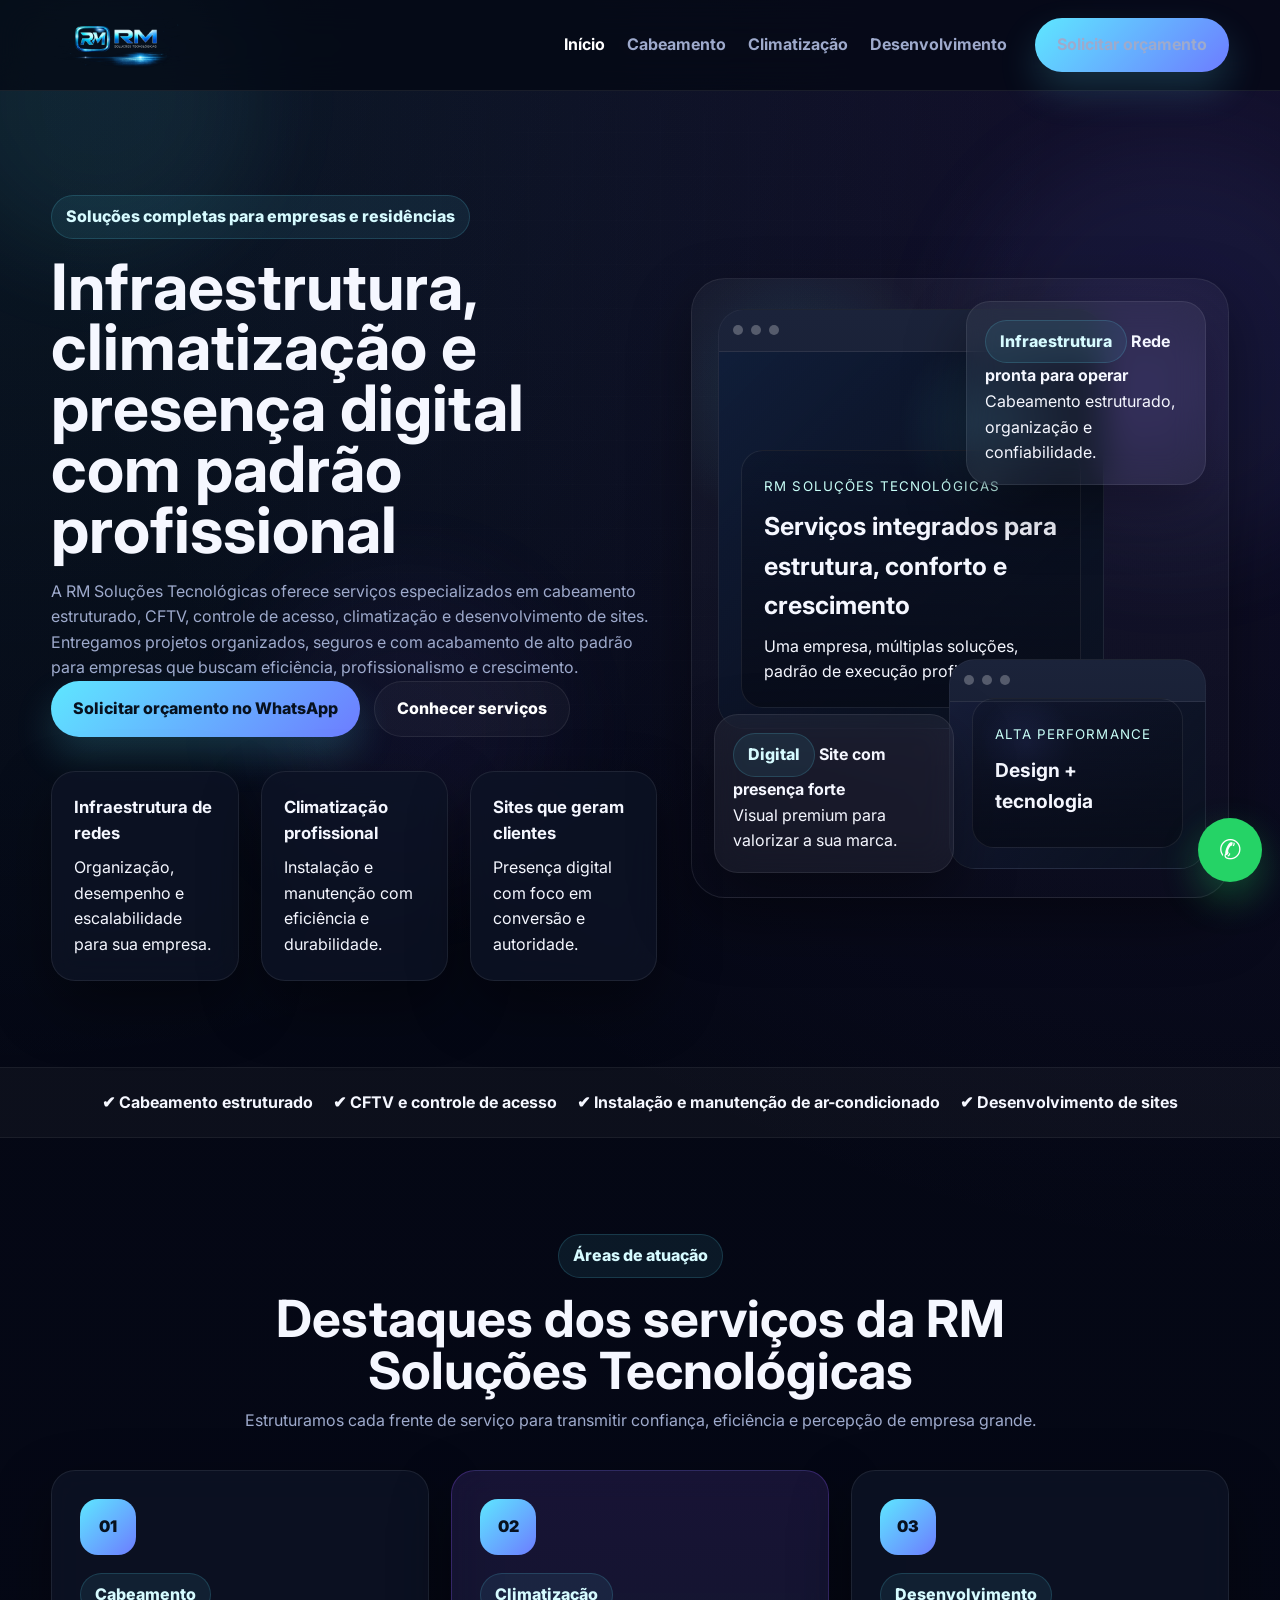
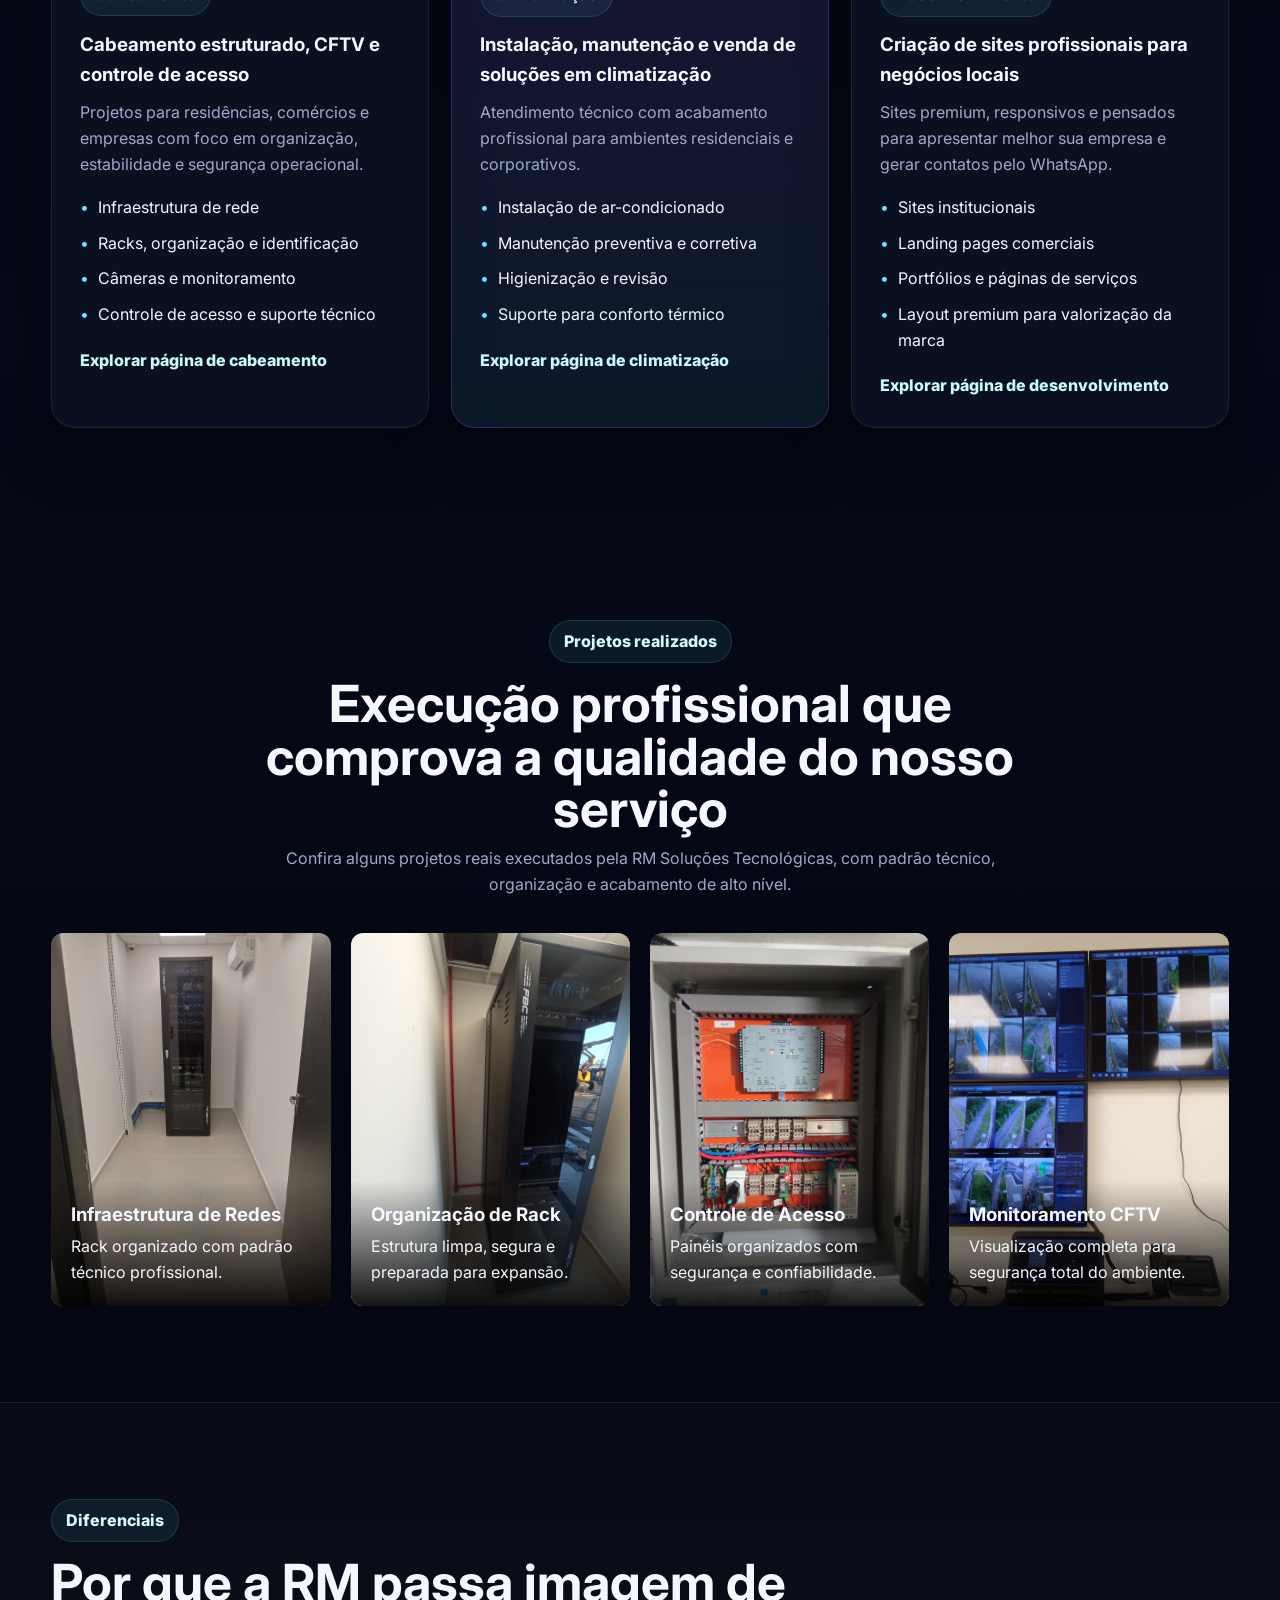
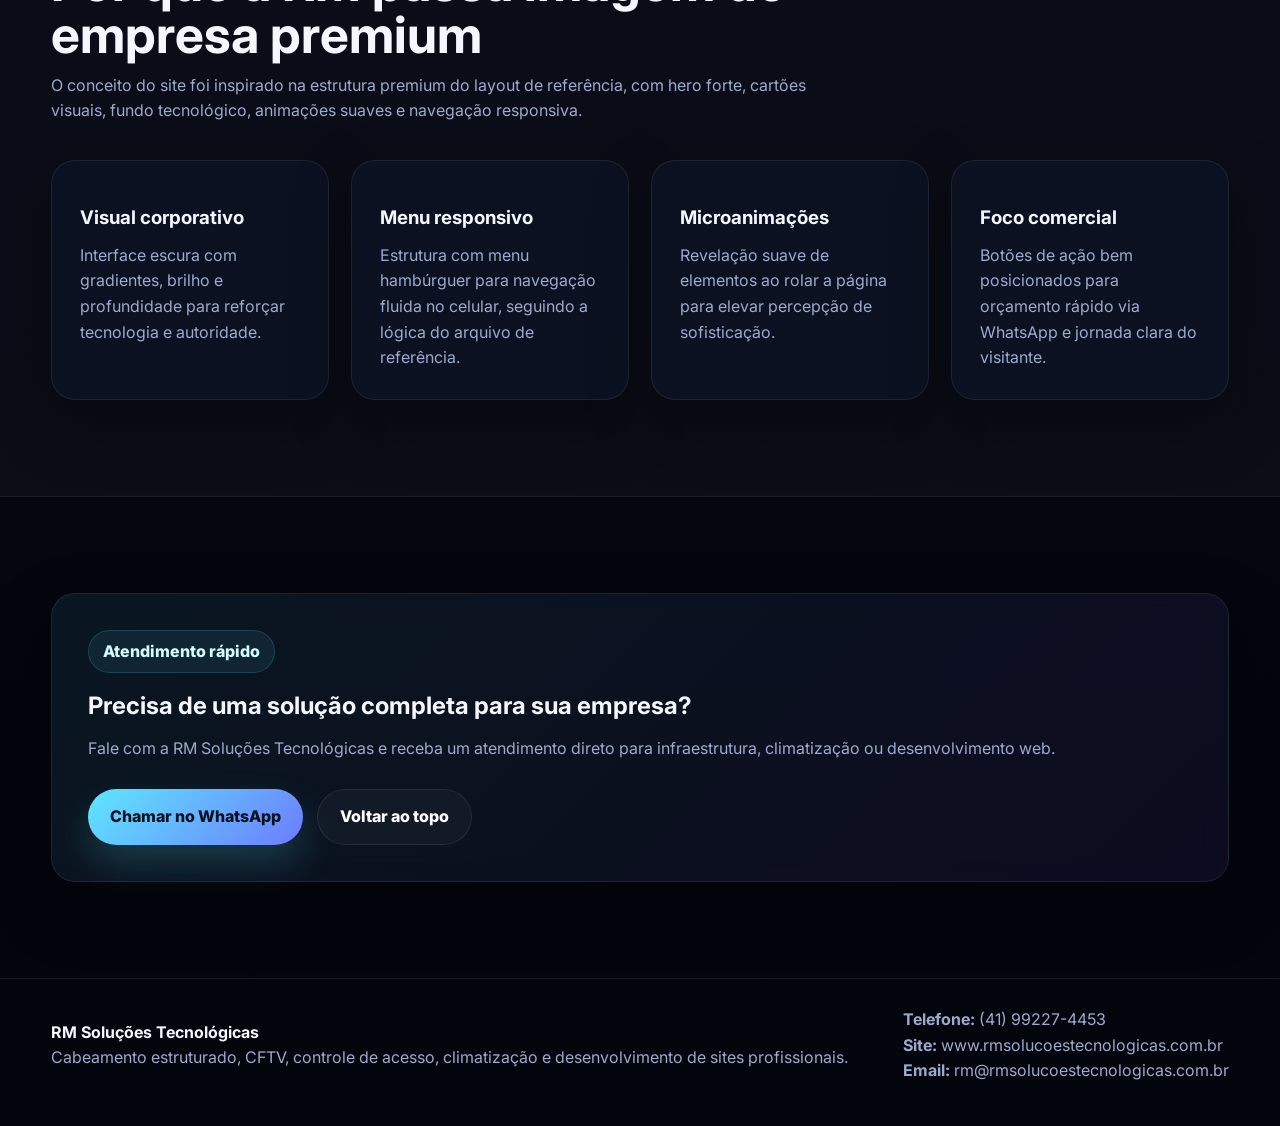
<file: index.html>
<!DOCTYPE html>
<html lang="pt-BR">
<head>
  <meta charset="UTF-8" />
  <meta name="viewport" content="width=device-width, initial-scale=1.0" />
  <title>RM Soluções Tecnológicas | Infraestrutura, Climatização e Desenvolvimento</title>
  <meta name="description" content="RM Soluções Tecnológicas: cabeamento estruturado, CFTV, controle de acesso, climatização e desenvolvimento de sites com padrão profissional." />
  <link rel="shortcut icon" href="assets/img/favicon_rm_clean.ico" type="image/x-icon">
  <link rel="preconnect" href="https://fonts.googleapis.com">
  <link rel="preconnect" href="https://fonts.gstatic.com" crossorigin>
  <link href="https://fonts.googleapis.com/css2?family=Inter:wght@400;500;600;700;800;900&display=swap" rel="stylesheet">
  <link rel="stylesheet" href="css/style.css" />
</head>
<body>
  <div class="bg-grid"></div>
  <div class="bg-orb orb-1"></div>
  <div class="bg-orb orb-2"></div>
  <div class="bg-orb orb-3"></div>

  <header class="site-header" id="topo">
    <div class="container nav-wrap">
      <a href="index.html" class="brand">
        <img src="assets/img/logo1.png" alt="RM Soluções">
      </a>
      <button class="menu-toggle" id="menuToggle" aria-label="Abrir menu">☰</button>

      <nav class="menu" id="menu">
        <a href="index.html" class="active">Início</a>
        <a href="cabeamento.html">Cabeamento</a>
        <a href="climatizacao.html">Climatização</a>
        <a href="desenvolvimento.html">Desenvolvimento</a>
        <a href="#contato" class="btn btn-primary nav-cta">Solicitar orçamento</a>
      </nav>
    </div>
  </header>

  <main>
    <section class="hero hero-home">
      <div class="container hero-grid">
        <div class="hero-copy reveal">
  <span class="eyebrow">Soluções completas para empresas e residências</span>

  <h1>
    Infraestrutura, climatização e presença digital com padrão profissional
  </h1>

  <p>
    A RM Soluções Tecnológicas oferece serviços especializados em cabeamento estruturado,
    CFTV, controle de acesso, climatização e desenvolvimento de sites. 
    Entregamos projetos organizados, seguros e com acabamento de alto padrão para empresas
    que buscam eficiência, profissionalismo e crescimento.
  </p>

  <div class="hero-actions">
    <a class="btn btn-primary" href="https://wa.me/5541992274453" target="_blank">
      Solicitar orçamento no WhatsApp
    </a>

    <a class="btn btn-secondary" href="#servicos">
      Conhecer serviços
    </a>
  </div>

  <div class="stats-grid">
    <article class="stat-card">
      <strong>Infraestrutura de redes</strong>
      <span>Organização, desempenho e escalabilidade para sua empresa.</span>
    </article>

    <article class="stat-card">
      <strong>Climatização profissional</strong>
      <span>Instalação e manutenção com eficiência e durabilidade.</span>
    </article>

    <article class="stat-card">
      <strong>Sites que geram clientes</strong>
      <span>Presença digital com foco em conversão e autoridade.</span>
    </article>
  </div>
</div>

        <div class="hero-visual reveal">
          <div class="glass-card floating-card floating-a">
            <span class="mini-tag">Infraestrutura</span>
            <strong>Rede pronta para operar</strong>
            <p>Cabeamento estruturado, organização e confiabilidade.</p>
          </div>

          <div class="glass-card floating-card floating-b">
            <span class="mini-tag">Digital</span>
            <strong>Site com presença forte</strong>
            <p>Visual premium para valorizar a sua marca.</p>
          </div>

          <article class="showcase main-showcase">
            <div class="showcase-top">
              <span></span><span></span><span></span>
            </div>
            <div class="showcase-body showcase-network">
              <div class="showcase-overlay">
                <small>RM SOLUÇÕES TECNOLÓGICAS</small>
                <h3>Serviços integrados para estrutura, conforto e crescimento</h3>
                <p>Uma empresa, múltiplas soluções, padrão de execução profissional.</p>
              </div>
            </div>
          </article>

          <article class="showcase side-showcase">
            <div class="showcase-top">
              <span></span><span></span><span></span>
            </div>
            <div class="showcase-body showcase-web">
              <div class="showcase-overlay mini-overlay">
                <small>ALTA PERFORMANCE</small>
                <h3>Design + tecnologia</h3>
              </div>
            </div>
          </article>
        </div>
      </div>
    </section>

    <section class="highlight-bar">
      <div class="container highlight-wrap">
        <span>✔ Cabeamento estruturado</span>
        <span>✔ CFTV e controle de acesso</span>
        <span>✔ Instalação e manutenção de ar-condicionado</span>
        <span>✔ Desenvolvimento de sites</span>
      </div>
    </section>

    <section class="section" id="servicos">
      <div class="container">
        <div class="section-head center reveal">
          <span class="eyebrow">Áreas de atuação</span>
          <h2>Destaques dos serviços da RM Soluções Tecnológicas</h2>
          <p>Estruturamos cada frente de serviço para transmitir confiança, eficiência e percepção de empresa grande.</p>
        </div>

        <div class="service-grid">
          <article class="service-card reveal">
            <div class="service-icon">01</div>
            <span class="pill">Cabeamento</span>
            <h3>Cabeamento estruturado, CFTV e controle de acesso</h3>
            <p>Projetos para residências, comércios e empresas com foco em organização, estabilidade e segurança operacional.</p>
            <ul>
              <li>Infraestrutura de rede</li>
              <li>Racks, organização e identificação</li>
              <li>Câmeras e monitoramento</li>
              <li>Controle de acesso e suporte técnico</li>
            </ul>
            <a href="cabeamento.html" class="text-link">Explorar página de cabeamento</a>
          </article>

          <article class="service-card featured reveal">
            <div class="service-icon">02</div>
            <span class="pill">Climatização</span>
            <h3>Instalação, manutenção e venda de soluções em climatização</h3>
            <p>Atendimento técnico com acabamento profissional para ambientes residenciais e corporativos.</p>
            <ul>
              <li>Instalação de ar-condicionado</li>
              <li>Manutenção preventiva e corretiva</li>
              <li>Higienização e revisão</li>
              <li>Suporte para conforto térmico</li>
            </ul>
            <a href="climatizacao.html" class="text-link">Explorar página de climatização</a>
          </article>

          <article class="service-card reveal">
            <div class="service-icon">03</div>
            <span class="pill">Desenvolvimento</span>
            <h3>Criação de sites profissionais para negócios locais</h3>
            <p>Sites premium, responsivos e pensados para apresentar melhor sua empresa e gerar contatos pelo WhatsApp.</p>
            <ul>
              <li>Sites institucionais</li>
              <li>Landing pages comerciais</li>
              <li>Portfólios e páginas de serviços</li>
              <li>Layout premium para valorização da marca</li>
            </ul>
            <a href="desenvolvimento.html" class="text-link">Explorar página de desenvolvimento</a>
          </article>
        </div>
      </div>
    </section>

    <section class="section">
  <div class="container">

    <div class="section-head center reveal">
      <span class="eyebrow">Projetos realizados</span>
      <h2>Execução profissional que comprova a qualidade do nosso serviço</h2>
      <p>Confira alguns projetos reais executados pela RM Soluções Tecnológicas, com padrão técnico, organização e acabamento de alto nível.</p>
    </div>

    <div class="galeria">

      <div class="galeria-item">
        <img src="assets/img/cpd.jpg" alt="Rack de rede profissional">
        <div class="galeria-overlay">
          <h3>Infraestrutura de Redes</h3>
          <p>Rack organizado com padrão técnico profissional.</p>
        </div>
      </div>

      <div class="galeria-item">
        <img src="assets/img/cpd-2.jpg" alt="Organização de rack">
        <div class="galeria-overlay">
          <h3>Organização de Rack</h3>
          <p>Estrutura limpa, segura e preparada para expansão.</p>
        </div>
      </div>

      <div class="galeria-item">
        <img src="assets/img/qda-controle-acesso.jpg" alt="Painel controle de acesso">
        <div class="galeria-overlay">
          <h3>Controle de Acesso</h3>
          <p>Painéis organizados com segurança e confiabilidade.</p>
        </div>
      </div>

      <div class="galeria-item">
        <img src="assets/img/visualizacao.jpg" alt="Sistema CFTV">
        <div class="galeria-overlay">
          <h3>Monitoramento CFTV</h3>
          <p>Visualização completa para segurança total do ambiente.</p>
        </div>
      </div>

    </div>

  </div>
</section>

    <section class="section section-soft">
      <div class="container">
        <div class="section-head reveal">
          <span class="eyebrow">Diferenciais</span>
          <h2>Por que a RM passa imagem de empresa premium</h2>
          <p>O conceito do site foi inspirado na estrutura premium do layout de referência, com hero forte, cartões visuais, fundo tecnológico, animações suaves e navegação responsiva.</p>
        </div>

        <div class="feature-grid">
          <article class="feature-card reveal">
            <h3>Visual corporativo</h3>
            <p>Interface escura com gradientes, brilho e profundidade para reforçar tecnologia e autoridade.</p>
          </article>
          <article class="feature-card reveal">
            <h3>Menu responsivo</h3>
            <p>Estrutura com menu hambúrguer para navegação fluida no celular, seguindo a lógica do arquivo de referência.</p>
          </article>
          <article class="feature-card reveal">
            <h3>Microanimações</h3>
            <p>Revelação suave de elementos ao rolar a página para elevar percepção de sofisticação.</p>
          </article>
          <article class="feature-card reveal">
            <h3>Foco comercial</h3>
            <p>Botões de ação bem posicionados para orçamento rápido via WhatsApp e jornada clara do visitante.</p>
          </article>
        </div>
      </div>
    </section>

    <section class="section">
      <div class="container">
        <div class="cta-panel reveal" id="contato">
          <div>
            <span class="eyebrow">Atendimento rápido</span>
            <h2>Precisa de uma solução completa para sua empresa?</h2>
            <p>Fale com a RM Soluções Tecnológicas e receba um atendimento direto para infraestrutura, climatização ou desenvolvimento web.</p>
          </div>
          <div class="cta-actions">
            <a class="btn btn-primary" href="https://wa.me/5541992274453" target="_blank" rel="noopener">Chamar no WhatsApp</a>
            <a class="btn btn-secondary" href="#topo">Voltar ao topo</a>
          </div>
        </div>
      </div>
    </section>
  </main>

 <footer class="site-footer">
  <div class="container footer-wrap">

    <div>
      <strong>RM Soluções Tecnológicas</strong>
      <p>
        Cabeamento estruturado, CFTV, controle de acesso, climatização e desenvolvimento de sites profissionais.
      </p>
    </div>

    <div class="footer-contato">
      <p><strong>Telefone:</strong> (41) 99227-4453</p>
      <p><strong>Site:</strong> www.rmsolucoestecnologicas.com.br</p>
      <p><strong>Email:</strong> rm@rmsolucoestecnologicas.com.br</p>
    </div>

  </div>
</footer>

  <a class="whatsapp-float" href="https://wa.me/5541992274453" target="_blank" rel="noopener" aria-label="WhatsApp">✆</a>

  <script src="js/script.js"></script>
</body>
</html>
</file>
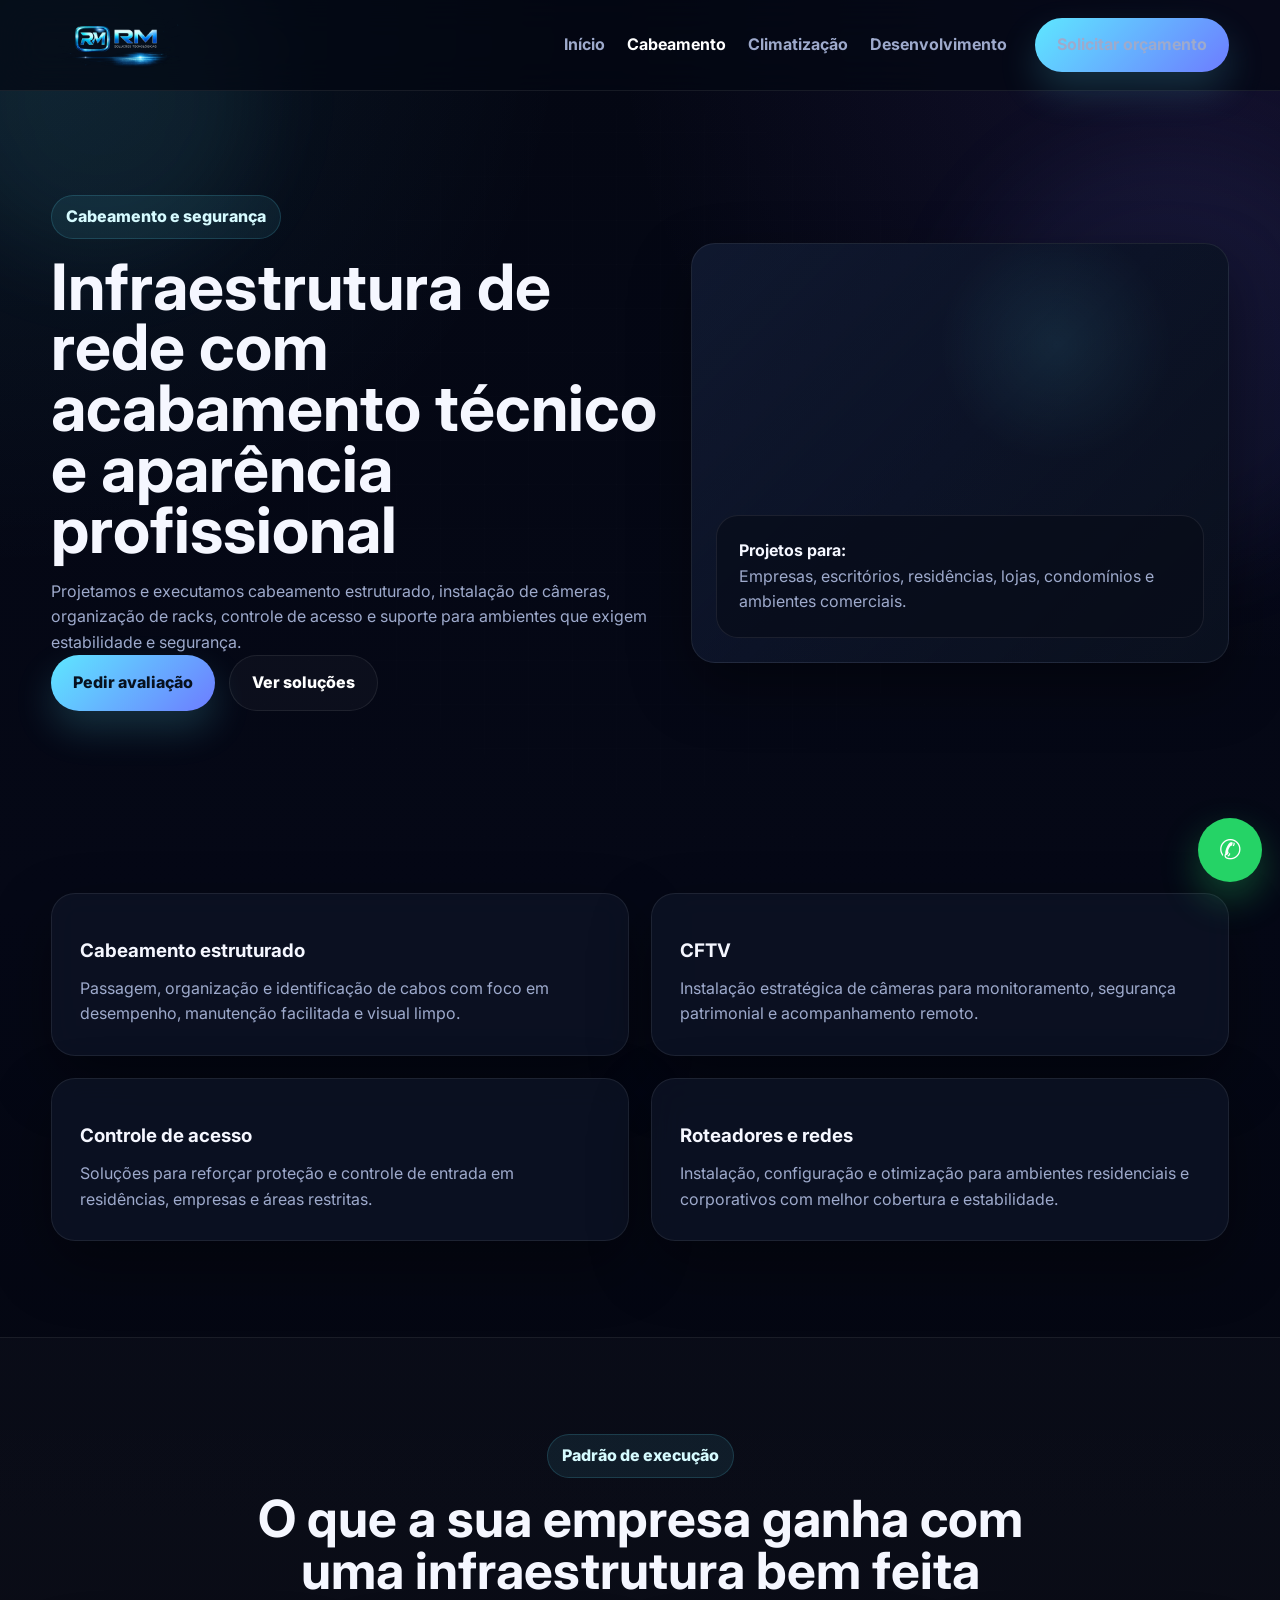
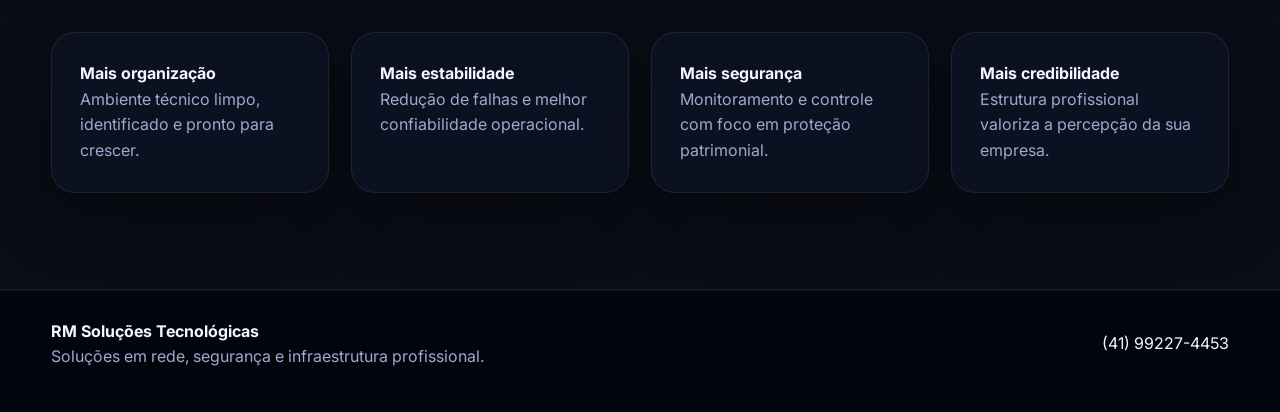
<file: cabeamento.html>
<!DOCTYPE html>
<html lang="pt-BR">
<head>
  <meta charset="UTF-8" />
  <meta name="viewport" content="width=device-width, initial-scale=1.0" />
  <title>Cabeamento Estruturado | RM Soluções Tecnológicas</title>
  <meta name="description" content="Cabeamento estruturado, CFTV, controle de acesso e redes com padrão profissional para empresas e residências." />
  <link rel="preconnect" href="https://fonts.googleapis.com">
  <link rel="preconnect" href="https://fonts.gstatic.com" crossorigin>
  <link href="https://fonts.googleapis.com/css2?family=Inter:wght@400;500;600;700;800;900&display=swap" rel="stylesheet">
  <link rel="stylesheet" href="css/style.css" />
</head>
<body>
  <div class="bg-grid"></div>
  <div class="bg-orb orb-1"></div>
  <div class="bg-orb orb-2"></div>

  <header class="site-header">
    <div class="container nav-wrap">
      <a href="index.html" class="brand">
        <span class="brand-text">
          <img src="assets/img/logo1.png" alt="RM SOLUÇÕES TECNOLOGICAS">
        </span>
      </a>
      <button class="menu-toggle" id="menuToggle" aria-label="Abrir menu">☰</button>
      <nav class="menu" id="menu">
        <a href="index.html">Início</a>
        <a href="cabeamento.html" class="active">Cabeamento</a>
        <a href="climatizacao.html">Climatização</a>
        <a href="desenvolvimento.html">Desenvolvimento</a>
        <a href="https://wa.me/5541992274453" target="_blank" rel="noopener" class="btn btn-primary nav-cta">Solicitar orçamento</a>
      </nav>
    </div>
  </header>

  <main>
    <section class="page-hero">
      <div class="container page-hero-grid">
        <div class="reveal">
          <span class="eyebrow">Cabeamento e segurança</span>
          <h1>Infraestrutura de rede com acabamento técnico e aparência profissional</h1>
          <p>Projetamos e executamos cabeamento estruturado, instalação de câmeras, organização de racks, controle de acesso e suporte para ambientes que exigem estabilidade e segurança.</p>
          <div class="hero-actions">
            <a class="btn btn-primary" href="https://wa.me/5541992274453" target="_blank" rel="noopener">Pedir avaliação</a>
            <a class="btn btn-secondary" href="#solucoes">Ver soluções</a>
          </div>
        </div>
        <div class="page-panel reveal page-panel-network">
          <div class="page-panel-card">
            <strong>Projetos para:</strong>
            <p>Empresas, escritórios, residências, lojas, condomínios e ambientes comerciais.</p>
          </div>
        </div>
      </div>
    </section>

    <section class="section" id="solucoes">
      <div class="container grid-2">
        <article class="info-card reveal">
          <h3>Cabeamento estruturado</h3>
          <p>Passagem, organização e identificação de cabos com foco em desempenho, manutenção facilitada e visual limpo.</p>
        </article>
        <article class="info-card reveal">
          <h3>CFTV</h3>
          <p>Instalação estratégica de câmeras para monitoramento, segurança patrimonial e acompanhamento remoto.</p>
        </article>
        <article class="info-card reveal">
          <h3>Controle de acesso</h3>
          <p>Soluções para reforçar proteção e controle de entrada em residências, empresas e áreas restritas.</p>
        </article>
        <article class="info-card reveal">
          <h3>Roteadores e redes</h3>
          <p>Instalação, configuração e otimização para ambientes residenciais e corporativos com melhor cobertura e estabilidade.</p>
        </article>
      </div>
    </section>

    <section class="section section-soft">
      <div class="container">
        <div class="section-head center reveal">
          <span class="eyebrow">Padrão de execução</span>
          <h2>O que a sua empresa ganha com uma infraestrutura bem feita</h2>
        </div>
        <div class="benefit-grid">
          <article class="benefit-card reveal"><strong>Mais organização</strong><p>Ambiente técnico limpo, identificado e pronto para crescer.</p></article>
          <article class="benefit-card reveal"><strong>Mais estabilidade</strong><p>Redução de falhas e melhor confiabilidade operacional.</p></article>
          <article class="benefit-card reveal"><strong>Mais segurança</strong><p>Monitoramento e controle com foco em proteção patrimonial.</p></article>
          <article class="benefit-card reveal"><strong>Mais credibilidade</strong><p>Estrutura profissional valoriza a percepção da sua empresa.</p></article>
        </div>
      </div>
    </section>
  </main>

  <footer class="site-footer">
    <div class="container footer-wrap">
      <div>
        <strong>RM Soluções Tecnológicas</strong>
        <p>Soluções em rede, segurança e infraestrutura profissional.</p>
      </div>
      <a href="https://wa.me/5541992274453" target="_blank" rel="noopener">(41) 99227-4453</a>
    </div>
  </footer>

  <a class="whatsapp-float" href="https://wa.me/5541992274453" target="_blank" rel="noopener" aria-label="WhatsApp">✆</a>
  <script src="js/script.js"></script>
</body>
</html>
</file>
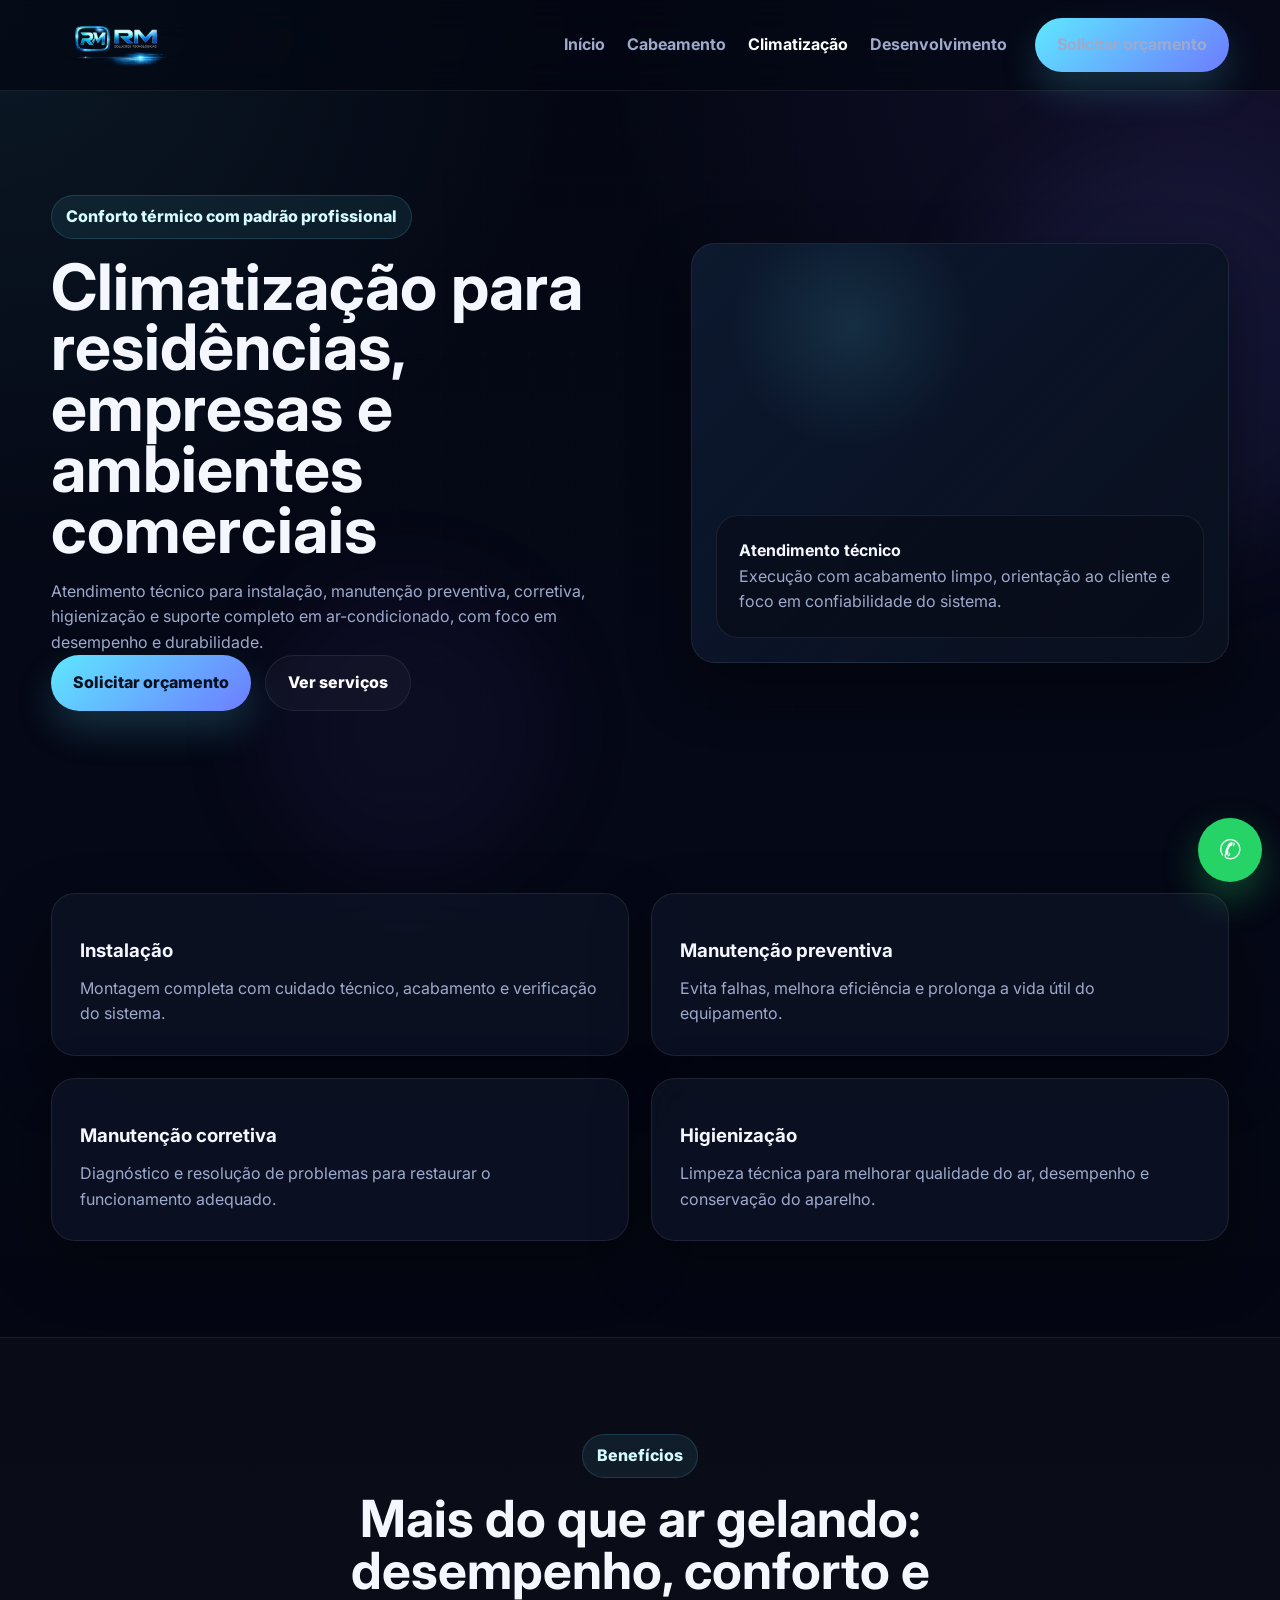
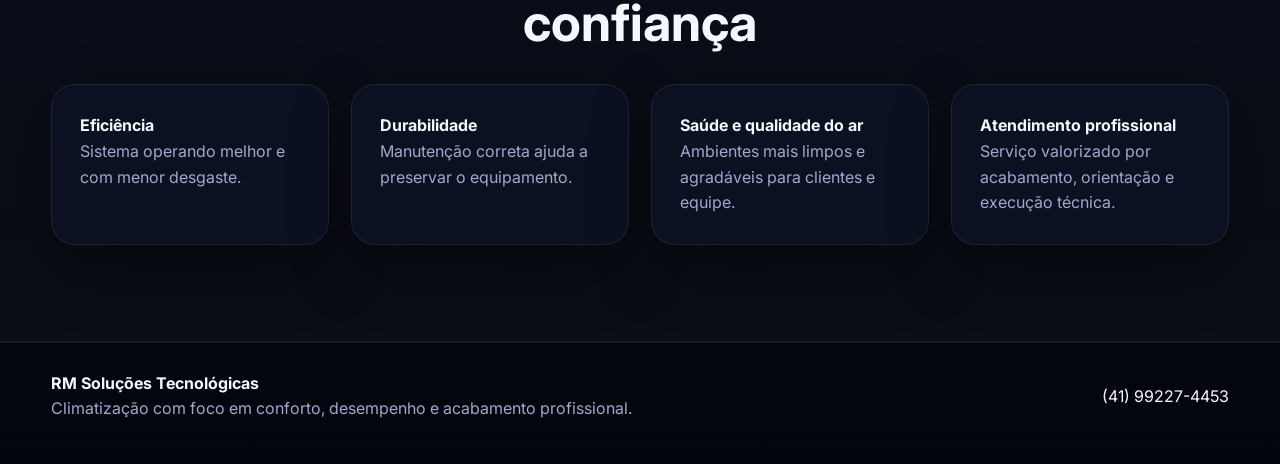
<file: climatizacao.html>
<!DOCTYPE html>
<html lang="pt-BR">
<head>
  <meta charset="UTF-8" />
  <meta name="viewport" content="width=device-width, initial-scale=1.0" />
  <title>Climatização | RM Soluções Tecnológicas</title>
  <meta name="description" content="Instalação, manutenção, higienização e soluções em climatização com padrão premium." />
  <link rel="preconnect" href="https://fonts.googleapis.com">
  <link rel="preconnect" href="https://fonts.gstatic.com" crossorigin>
  <link href="https://fonts.googleapis.com/css2?family=Inter:wght@400;500;600;700;800;900&display=swap" rel="stylesheet">
  <link rel="stylesheet" href="css/style.css" />
</head>
<body>
  <div class="bg-grid"></div>
  <div class="bg-orb orb-2"></div>
  <div class="bg-orb orb-3"></div>

  <header class="site-header">
    <div class="container nav-wrap">
      <a href="index.html" class="brand">
        <img src="assets/img/logo1.png" alt="RM Soluções">
      </a>
      <button class="menu-toggle" id="menuToggle" aria-label="Abrir menu">☰</button>
      <nav class="menu" id="menu">
        <a href="index.html">Início</a>
        <a href="cabeamento.html">Cabeamento</a>
        <a href="climatizacao.html" class="active">Climatização</a>
        <a href="desenvolvimento.html">Desenvolvimento</a>
        <a href="https://wa.me/5541992274453" target="_blank" rel="noopener" class="btn btn-primary nav-cta">Solicitar orçamento</a>
      </nav>
    </div>
  </header>

  <main>
    <section class="page-hero">
      <div class="container page-hero-grid">
        <div class="reveal">
          <span class="eyebrow">Conforto térmico com padrão profissional</span>
          <h1>Climatização para residências, empresas e ambientes comerciais</h1>
          <p>Atendimento técnico para instalação, manutenção preventiva, corretiva, higienização e suporte completo em ar-condicionado, com foco em desempenho e durabilidade.</p>
          <div class="hero-actions">
            <a class="btn btn-primary" href="https://wa.me/5541992274453" target="_blank" rel="noopener">Solicitar orçamento</a>
            <a class="btn btn-secondary" href="#servicos-clima">Ver serviços</a>
          </div>
        </div>
        <div class="page-panel reveal page-panel-cold">
          <div class="page-panel-card">
            <strong>Atendimento técnico</strong>
            <p>Execução com acabamento limpo, orientação ao cliente e foco em confiabilidade do sistema.</p>
          </div>
        </div>
      </div>
    </section>

    <section class="section" id="servicos-clima">
      <div class="container grid-2">
        <article class="info-card reveal"><h3>Instalação</h3><p>Montagem completa com cuidado técnico, acabamento e verificação do sistema.</p></article>
        <article class="info-card reveal"><h3>Manutenção preventiva</h3><p>Evita falhas, melhora eficiência e prolonga a vida útil do equipamento.</p></article>
        <article class="info-card reveal"><h3>Manutenção corretiva</h3><p>Diagnóstico e resolução de problemas para restaurar o funcionamento adequado.</p></article>
        <article class="info-card reveal"><h3>Higienização</h3><p>Limpeza técnica para melhorar qualidade do ar, desempenho e conservação do aparelho.</p></article>
      </div>
    </section>

    <section class="section section-soft">
      <div class="container">
        <div class="section-head center reveal">
          <span class="eyebrow">Benefícios</span>
          <h2>Mais do que ar gelando: desempenho, conforto e confiança</h2>
        </div>
        <div class="benefit-grid">
          <article class="benefit-card reveal"><strong>Eficiência</strong><p>Sistema operando melhor e com menor desgaste.</p></article>
          <article class="benefit-card reveal"><strong>Durabilidade</strong><p>Manutenção correta ajuda a preservar o equipamento.</p></article>
          <article class="benefit-card reveal"><strong>Saúde e qualidade do ar</strong><p>Ambientes mais limpos e agradáveis para clientes e equipe.</p></article>
          <article class="benefit-card reveal"><strong>Atendimento profissional</strong><p>Serviço valorizado por acabamento, orientação e execução técnica.</p></article>
        </div>
      </div>
    </section>
  </main>

  <footer class="site-footer">
    <div class="container footer-wrap">
      <div>
        <strong>RM Soluções Tecnológicas</strong>
        <p>Climatização com foco em conforto, desempenho e acabamento profissional.</p>
      </div>
      <a href="https://wa.me/5541992274453" target="_blank" rel="noopener">(41) 99227-4453</a>
    </div>
  </footer>

  <a class="whatsapp-float" href="https://wa.me/5541992274453" target="_blank" rel="noopener" aria-label="WhatsApp">✆</a>
  <script src="js/script.js"></script>
</body>
</html>
</file>
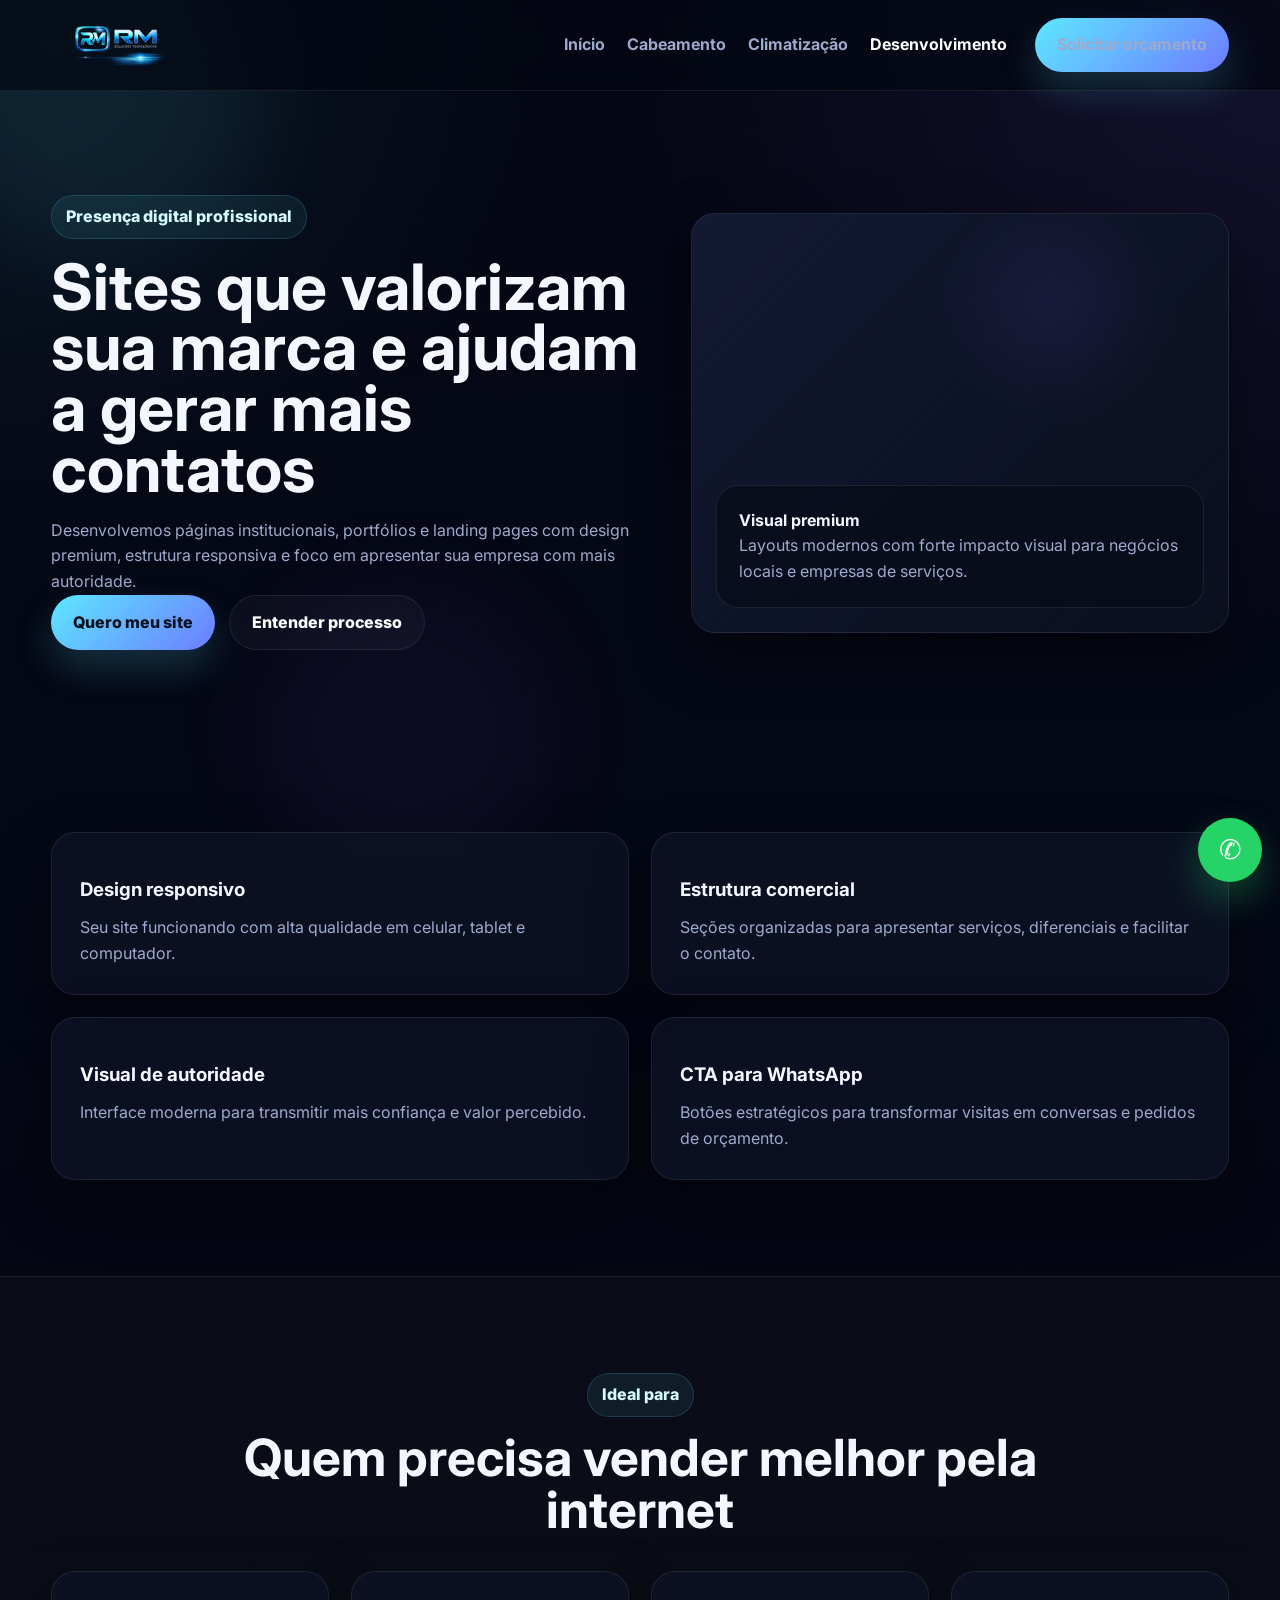
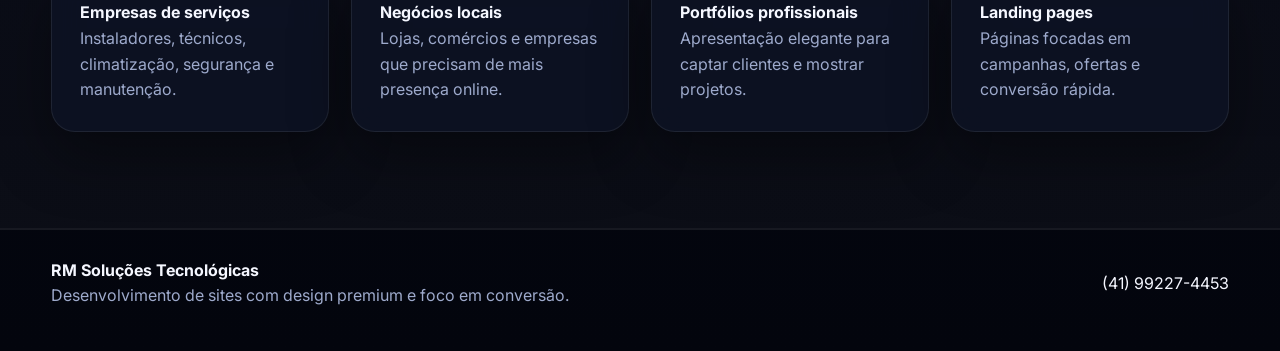
<file: desenvolvimento.html>
<!DOCTYPE html>
<html lang="pt-BR">
<head>
  <meta charset="UTF-8" />
  <meta name="viewport" content="width=device-width, initial-scale=1.0" />
  <title>Desenvolvimento de Sites | RM Soluções Tecnológicas</title>
  <meta name="description" content="Criação de sites profissionais, responsivos e com visual premium para empresas e negócios locais." />
  <link rel="preconnect" href="https://fonts.googleapis.com">
  <link rel="preconnect" href="https://fonts.gstatic.com" crossorigin>
  <link href="https://fonts.googleapis.com/css2?family=Inter:wght@400;500;600;700;800;900&display=swap" rel="stylesheet">
  <link rel="stylesheet" href="css/style.css" />
</head>
<body>
  <div class="bg-grid"></div>
  <div class="bg-orb orb-1"></div>
  <div class="bg-orb orb-3"></div>

  <header class="site-header">
    <div class="container nav-wrap">
      <a href="index.html" class="brand">        
          <img src="assets/img/logo1.png" alt="Logo RM Soluções">      
      </a>
      <button class="menu-toggle" id="menuToggle" aria-label="Abrir menu">☰</button>
      <nav class="menu" id="menu">
        <a href="index.html">Início</a>
        <a href="cabeamento.html">Cabeamento</a>
        <a href="climatizacao.html">Climatização</a>
        <a href="desenvolvimento.html" class="active">Desenvolvimento</a>
        <a href="https://wa.me/5541992274453" target="_blank" rel="noopener" class="btn btn-primary nav-cta">Solicitar orçamento</a>
      </nav>
    </div>
  </header>

  <main>
    <section class="page-hero">
      <div class="container page-hero-grid">
        <div class="reveal">
          <span class="eyebrow">Presença digital profissional</span>
          <h1>Sites que valorizam sua marca e ajudam a gerar mais contatos</h1>
          <p>Desenvolvemos páginas institucionais, portfólios e landing pages com design premium, estrutura responsiva e foco em apresentar sua empresa com mais autoridade.</p>
          <div class="hero-actions">
            <a class="btn btn-primary" href="https://wa.me/5541992274453" target="_blank" rel="noopener">Quero meu site</a>
            <a class="btn btn-secondary" href="#processo">Entender processo</a>
          </div>
        </div>
        <div class="page-panel reveal page-panel-web">
          <div class="page-panel-card">
            <strong>Visual premium</strong>
            <p>Layouts modernos com forte impacto visual para negócios locais e empresas de serviços.</p>
          </div>
        </div>
      </div>
    </section>

    <section class="section" id="processo">
      <div class="container grid-2">
        <article class="info-card reveal"><h3>Design responsivo</h3><p>Seu site funcionando com alta qualidade em celular, tablet e computador.</p></article>
        <article class="info-card reveal"><h3>Estrutura comercial</h3><p>Seções organizadas para apresentar serviços, diferenciais e facilitar o contato.</p></article>
        <article class="info-card reveal"><h3>Visual de autoridade</h3><p>Interface moderna para transmitir mais confiança e valor percebido.</p></article>
        <article class="info-card reveal"><h3>CTA para WhatsApp</h3><p>Botões estratégicos para transformar visitas em conversas e pedidos de orçamento.</p></article>
      </div>
    </section>

    <section class="section section-soft">
      <div class="container">
        <div class="section-head center reveal">
          <span class="eyebrow">Ideal para</span>
          <h2>Quem precisa vender melhor pela internet</h2>
        </div>
        <div class="benefit-grid">
          <article class="benefit-card reveal"><strong>Empresas de serviços</strong><p>Instaladores, técnicos, climatização, segurança e manutenção.</p></article>
          <article class="benefit-card reveal"><strong>Negócios locais</strong><p>Lojas, comércios e empresas que precisam de mais presença online.</p></article>
          <article class="benefit-card reveal"><strong>Portfólios profissionais</strong><p>Apresentação elegante para captar clientes e mostrar projetos.</p></article>
          <article class="benefit-card reveal"><strong>Landing pages</strong><p>Páginas focadas em campanhas, ofertas e conversão rápida.</p></article>
        </div>
      </div>
    </section>
  </main>

  <footer class="site-footer">
    <div class="container footer-wrap">
      <div>
        <strong>RM Soluções Tecnológicas</strong>
        <p>Desenvolvimento de sites com design premium e foco em conversão.</p>
      </div>
      <a href="https://wa.me/5541992274453" target="_blank" rel="noopener">(41) 99227-4453</a>
    </div>
  </footer>

  <a class="whatsapp-float" href="https://wa.me/5541992274453" target="_blank" rel="noopener" aria-label="WhatsApp">✆</a>
  <script src="js/script.js"></script>
</body>
</html>
</file>
<file: css/style.css>
:root {
  --cor-fundo: #050816;
  --cor-fundo-sec: #0b1122;
  --cor-fundo-card: rgba(14, 20, 38, 0.78);
  --cor-fundo-card-forte: rgba(12, 18, 34, 0.94);
  --cor-linha: rgba(255, 255, 255, 0.08);
  --cor-texto: #f5f7ff;
  --cor-texto-suave: #9eaacc;
  --cor-primaria: #5ee7ff;
  --cor-primaria-2: #6d7cff;
  --cor-destaque: #8b5cf6;
  --cor-sucesso: #25d366;
  --sombra-forte: 0 24px 60px rgba(0, 0, 0, 0.38);
  --raio-xl: 34px;
  --raio-lg: 24px;
  --raio-md: 18px;
  --largura-max: 1200px;
  --transicao: 0.3s ease;
}

* {
  margin: 0;
  padding: 0;
  box-sizing: border-box;
}

html { scroll-behavior: smooth; }

body {
  font-family: 'Inter', Arial, sans-serif;
  color: var(--cor-texto);
  background:
    radial-gradient(circle at top left, rgba(94, 231, 255, 0.08), transparent 24%),
    radial-gradient(circle at top right, rgba(139, 92, 246, 0.12), transparent 28%),
    linear-gradient(180deg, #040713 0%, #050816 45%, #03050d 100%);
  line-height: 1.6;
  overflow-x: hidden;
  position: relative;
}

a { color: inherit; text-decoration: none; }
img { max-width: 100%; display: block; }

.container {
  width: min(92%, var(--largura-max));
  margin: 0 auto;
  position: relative;
  z-index: 2;
}

.bg-grid {
  position: fixed;
  inset: 0;
  background-image:
    linear-gradient(rgba(255,255,255,0.03) 1px, transparent 1px),
    linear-gradient(90deg, rgba(255,255,255,0.03) 1px, transparent 1px);
  background-size: 44px 44px;
  mask-image: radial-gradient(circle at center, black 25%, transparent 85%);
  pointer-events: none;
  opacity: 0.35;
}

.bg-orb {
  position: fixed;
  border-radius: 999px;
  filter: blur(48px);
  pointer-events: none;
  opacity: 0.5;
}

.orb-1 { width: 320px; height: 320px; top: -60px; left: -60px; background: rgba(94, 231, 255, 0.14); }
.orb-2 { width: 420px; height: 420px; top: 140px; right: -100px; background: rgba(109, 124, 255, 0.14); }
.orb-3 { width: 300px; height: 300px; bottom: 20px; left: 20%; background: rgba(139, 92, 246, 0.12); }

.site-header {
  position: sticky;
  top: 0;
  z-index: 1000;
  border-bottom: 1px solid var(--cor-linha);
  background: rgba(4, 7, 19, 0.72);
  backdrop-filter: blur(18px);
}
.site-header img{
  height: 90px;
}

.nav-wrap {
  min-height: 84px;
  display: flex;
  align-items: center;
  justify-content: space-between;
  gap: 20px;
}

.brand {
  display: flex;
  align-items: center;
  gap: 14px;
}

.brand-mark {
  width: 58px;
  height: 58px;
  border-radius: 18px;
  display: grid;
  place-items: center;
  font-weight: 900;
  letter-spacing: 1px;
  color: #07111f;
  background: linear-gradient(135deg, var(--cor-primaria), var(--cor-primaria-2));
  box-shadow: 0 14px 32px rgba(94, 231, 255, 0.24);
}

.brand-text strong { display: block; font-size: 1rem; }
.brand-text small {
  display: block;
  color: var(--cor-texto-suave);
  font-size: 0.75rem;
  letter-spacing: 0.04em;
  text-transform: uppercase;
}

.menu {
  display: flex;
  align-items: center;
  gap: 22px;
}

.menu a {
  color: var(--cor-texto-suave);
  font-weight: 700;
  transition: var(--transicao);
}

.menu a:hover,
.menu a.active {
  color: #fff;
}

.menu-toggle {
  display: none;
  background: transparent;
  border: 0;
  color: #fff;
  font-size: 1.8rem;
  cursor: pointer;
}

.btn {
  display: inline-flex;
  align-items: center;
  justify-content: center;
  border-radius: 999px;
  padding: 14px 22px;
  font-weight: 800;
  transition: var(--transicao);
}

.btn:hover { transform: translateY(-2px); }

.btn-primary {
  color: #07111f;
  background: linear-gradient(135deg, var(--cor-primaria), var(--cor-primaria-2));
  box-shadow: 0 18px 38px rgba(94, 231, 255, 0.18);
}

.btn-secondary {
  color: #fff;
  background: rgba(255,255,255,0.03);
  border: 1px solid var(--cor-linha);
}

.nav-cta { margin-left: 6px; }

.hero,
.page-hero {
  padding: 104px 0 86px;
}

.hero-grid,
.page-hero-grid {
  display: grid;
  grid-template-columns: 1.06fr 0.94fr;
  gap: 34px;
  align-items: center;
}

.eyebrow,
.pill,
.mini-tag {
  display: inline-flex;
  align-items: center;
  gap: 8px;
  padding: 8px 14px;
  border-radius: 999px;
  font-weight: 800;
  border: 1px solid rgba(94, 231, 255, 0.16);
  background: rgba(94, 231, 255, 0.08);
  color: #d6fbff;
}

.hero-copy h1,
.page-hero h1 {
  font-size: clamp(2.8rem, 5vw, 5.2rem);
  line-height: 0.95;
  margin: 18px 0 18px;
  max-width: 860px;
}

.hero-copy p,
.page-hero p,
.section-head p,
.service-card p,
.feature-card p,
.info-card p,
.benefit-card p,
.cta-panel p,
.site-footer p {
  color: var(--cor-texto-suave);
}

.hero-actions,
.cta-actions {
  display: flex;
  gap: 14px;
  flex-wrap: wrap;
}

.stats-grid,
.service-grid,
.feature-grid,
.grid-2,
.benefit-grid {
  display: grid;
  gap: 22px;
}

.stats-grid {
  grid-template-columns: repeat(3, 1fr);
  margin-top: 34px;
}

.stat-card,
.service-card,
.feature-card,
.info-card,
.benefit-card,
.cta-panel,
.page-panel,
.glass-card {
  border: 1px solid var(--cor-linha);
  border-radius: var(--raio-lg);
  background: var(--cor-fundo-card);
  box-shadow: var(--sombra-forte);
  backdrop-filter: blur(16px);
}

.stat-card { padding: 22px; }
.stat-card strong { display: block; margin-bottom: 8px; font-size: 1.05rem; }

.hero-visual {
  position: relative;
  min-height: 620px;
  border-radius: var(--raio-xl);
  border: 1px solid var(--cor-linha);
  background: linear-gradient(180deg, rgba(255,255,255,0.04), rgba(255,255,255,0.01));
  box-shadow: var(--sombra-forte);
  overflow: hidden;
}

.hero-visual::before {
  content: "";
  position: absolute;
  inset: 0;
  background:
    radial-gradient(circle at 20% 18%, rgba(94, 231, 255, 0.12), transparent 22%),
    radial-gradient(circle at 84% 18%, rgba(139, 92, 246, 0.14), transparent 22%);
}

.showcase {
  position: absolute;
  overflow: hidden;
  border-radius: 26px;
  border: 1px solid rgba(255,255,255,0.08);
  background: linear-gradient(180deg, #121a32, #0b1122);
}

.main-showcase {
  width: 72%;
  height: 68%;
  left: 26px;
  top: 30px;
}

.side-showcase {
  width: 48%;
  height: 34%;
  right: 22px;
  bottom: 28px;
}

.showcase-top {
  height: 42px;
  display: flex;
  align-items: center;
  gap: 8px;
  padding: 0 14px;
  border-bottom: 1px solid rgba(255,255,255,0.08);
  background: rgba(255,255,255,0.04);
}

.showcase-top span {
  width: 10px;
  height: 10px;
  border-radius: 50%;
  background: rgba(255,255,255,0.26);
}

.showcase-body {
  height: calc(100% - 42px);
  position: relative;
}

.showcase-network {
  background:
    linear-gradient(135deg, rgba(12,18,34,0.2), rgba(12,18,34,0.7)),
    radial-gradient(circle at 70% 20%, rgba(94,231,255,0.18), transparent 22%),
    linear-gradient(135deg, #11213f 0%, #0c152d 48%, #08101f 100%);
}

.showcase-web {
  background:
    linear-gradient(135deg, rgba(12,18,34,0.25), rgba(12,18,34,0.65)),
    radial-gradient(circle at 30% 25%, rgba(109,124,255,0.22), transparent 22%),
    linear-gradient(135deg, #1a2140 0%, #10162d 48%, #09101f 100%);
}

.showcase-overlay {
  position: absolute;
  left: 22px;
  right: 22px;
  bottom: 20px;
  padding: 22px;
  border-radius: 22px;
  background: linear-gradient(180deg, rgba(8,12,25,0.2), rgba(8,12,25,0.84));
  border: 1px solid rgba(255,255,255,0.08);
}

.showcase-overlay small {
  display: inline-block;
  margin-bottom: 10px;
  color: #c8fff8;
  letter-spacing: 0.08em;
}

.showcase-overlay h3 {
  font-size: 1.55rem;
  margin-bottom: 8px;
}

.mini-overlay h3 { font-size: 1.2rem; }

.glass-card {
  position: absolute;
  padding: 18px;
  width: 240px;
  z-index: 3;
  background: rgba(255,255,255,0.05);
}

.floating-a { top: 22px; right: 22px; animation: flutuar 6s ease-in-out infinite; }
.floating-b { left: 22px; bottom: 24px; animation: flutuar 6s ease-in-out infinite 1s; }

.highlight-bar {
  border-top: 1px solid rgba(255,255,255,0.06);
  border-bottom: 1px solid rgba(255,255,255,0.06);
  background: rgba(255,255,255,0.03);
}

.highlight-wrap {
  display: flex;
  justify-content: center;
  flex-wrap: wrap;
  gap: 16px 20px;
  padding: 22px 0;
  font-weight: 700;
}

.section { padding: 96px 0; }
.section-soft {
  background: linear-gradient(180deg, rgba(255,255,255,0.02), rgba(255,255,255,0.03));
  border-top: 1px solid rgba(255,255,255,0.06);
  border-bottom: 1px solid rgba(255,255,255,0.06);
}

.section-head {
  max-width: 800px;
  margin-bottom: 36px;
}

.section-head.center {
  margin-inline: auto;
  text-align: center;
}

.section-head h2 {
  font-size: clamp(2rem, 4vw, 3.5rem);
  line-height: 1.02;
  margin: 14px 0 12px;
}

.service-grid { grid-template-columns: repeat(3, 1fr); }
.feature-grid { grid-template-columns: repeat(4, 1fr); }
.grid-2 { grid-template-columns: repeat(2, 1fr); }
.benefit-grid { grid-template-columns: repeat(4, 1fr); }

.service-card,
.feature-card,
.info-card,
.benefit-card { padding: 28px; }

.service-card:hover,
.feature-card:hover,
.info-card:hover,
.benefit-card:hover {
  transform: translateY(-6px);
  transition: var(--transicao);
}

.service-card.featured {
  background: linear-gradient(180deg, rgba(139, 92, 246, 0.14), rgba(94, 231, 255, 0.08));
  border-color: rgba(139, 92, 246, 0.28);
}

.service-icon {
  width: 56px;
  height: 56px;
  border-radius: 18px;
  display: grid;
  place-items: center;
  font-weight: 900;
  color: #07111f;
  background: linear-gradient(135deg, var(--cor-primaria), var(--cor-primaria-2));
  margin-bottom: 18px;
}

.service-card h3,
.feature-card h3,
.info-card h3,
.benefit-card strong,
.cta-panel h2 {
  margin: 14px 0 10px;
}

.service-card ul {
  list-style: none;
  display: grid;
  gap: 10px;
  margin: 18px 0 20px;
}

.service-card li {
  position: relative;
  padding-left: 18px;
}

.service-card li::before {
  content: "•";
  position: absolute;
  left: 0;
  color: var(--cor-primaria);
}

.text-link {
  display: inline-flex;
  color: #c8fbff;
  font-weight: 800;
}

.page-panel {
  min-height: 420px;
  position: relative;
  overflow: hidden;
  display: grid;
  align-items: end;
  padding: 24px;
}

.page-panel-network {
  background:
    linear-gradient(135deg, rgba(10,16,30,0.3), rgba(10,16,30,0.7)),
    radial-gradient(circle at 68% 24%, rgba(94,231,255,0.18), transparent 24%),
    linear-gradient(135deg, #121c36 0%, #0e1630 48%, #0a1120 100%);
}
.page-panel-cold {
  background:
    linear-gradient(135deg, rgba(10,16,30,0.3), rgba(10,16,30,0.7)),
    radial-gradient(circle at 30% 20%, rgba(94,231,255,0.2), transparent 24%),
    linear-gradient(135deg, #0d1d35 0%, #0b1730 48%, #09111f 100%);
}
.page-panel-web {
  background:
    linear-gradient(135deg, rgba(10,16,30,0.3), rgba(10,16,30,0.7)),
    radial-gradient(circle at 68% 22%, rgba(139,92,246,0.18), transparent 24%),
    linear-gradient(135deg, #171d3b 0%, #111832 48%, #0b1020 100%);
}

.page-panel-card {
  background: rgba(8,12,25,0.7);
  border: 1px solid rgba(255,255,255,0.08);
  border-radius: 22px;
  padding: 22px;
}

.cta-panel {
  padding: 36px;
  display: flex;
  justify-content: space-between;
  align-items: center;
  gap: 28px;
  flex-wrap: wrap;
  background: linear-gradient(135deg, rgba(94, 231, 255, 0.08), rgba(139, 92, 246, 0.08));
}

.site-footer {
  padding: 28px 0 42px;
  border-top: 1px solid rgba(255,255,255,0.08);
}

.footer-wrap {
  display: flex;
  justify-content: space-between;
  align-items: center;
  gap: 20px;
  flex-wrap: wrap;
}

.whatsapp-float {
  position: fixed;
  right: 18px;
  bottom: 18px;
  width: 64px;
  height: 64px;
  border-radius: 50%;
  background: var(--cor-sucesso);
  color: #fff;
  display: grid;
  place-items: center;
  font-size: 1.7rem;
  box-shadow: 0 16px 38px rgba(37, 211, 102, 0.32);
  z-index: 999;
}

.reveal {
  opacity: 0;
  transform: translateY(24px);
  transition: 0.7s ease;
}

.reveal.show {
  opacity: 1;
  transform: translateY(0);
}

.galeria {
  display: grid;
  grid-template-columns: repeat(auto-fit, minmax(250px,1fr));
  gap: 20px;
}

.galeria-item {
  position: relative;
  overflow: hidden;
  border-radius: 12px;
}

.galeria-item img {
  width: 100%;
  height: 100%;
  object-fit: cover;
  transition: 0.4s;
}

.galeria-item:hover img {
  transform: scale(1.1);
}

.galeria-overlay {
  position: absolute;
  bottom: 0;
  width: 100%;
  padding: 20px;
  background: linear-gradient(transparent, rgba(0,0,0,0.9));
}

.galeria-overlay h3 {
  margin-bottom: 5px;
}

@keyframes flutuar {
  0%, 100% { transform: translateY(0); }
  50% { transform: translateY(-10px); }
}

@media (max-width: 1120px) {
  .hero-grid,
  .page-hero-grid,
  .service-grid,
  .feature-grid,
  .grid-2,
  .benefit-grid,
  .stats-grid {
    grid-template-columns: 1fr;
  }
}

@media (max-width: 860px) {
  .menu-toggle { display: block; }

  .menu {
    display: none;
    position: absolute;
    top: 84px;
    left: 0;
    right: 0;
    flex-direction: column;
    align-items: flex-start;
    gap: 16px;
    padding: 22px;
    background: #0a1020;
    border-bottom: 1px solid var(--cor-linha);
  }

  .menu.active { display: flex; }
  .nav-cta { margin-left: 0; }

  .hero-visual { min-height: 520px; }
  .main-showcase { width: 84%; height: 56%; left: 16px; top: 16px; }
  .side-showcase { width: 56%; height: 26%; right: 10px; bottom: 86px; }
  .floating-a { right: 14px; top: 14px; }
  .floating-b { display: none; }
}

@media (max-width: 640px) {
  .hero,
  .page-hero,
  .section { padding: 76px 0; }

  .brand-text small { display: none; }
  .cta-panel { padding: 26px; }
  .page-panel { min-height: 300px; }
  .glass-card { width: 190px; }
}
</file>
